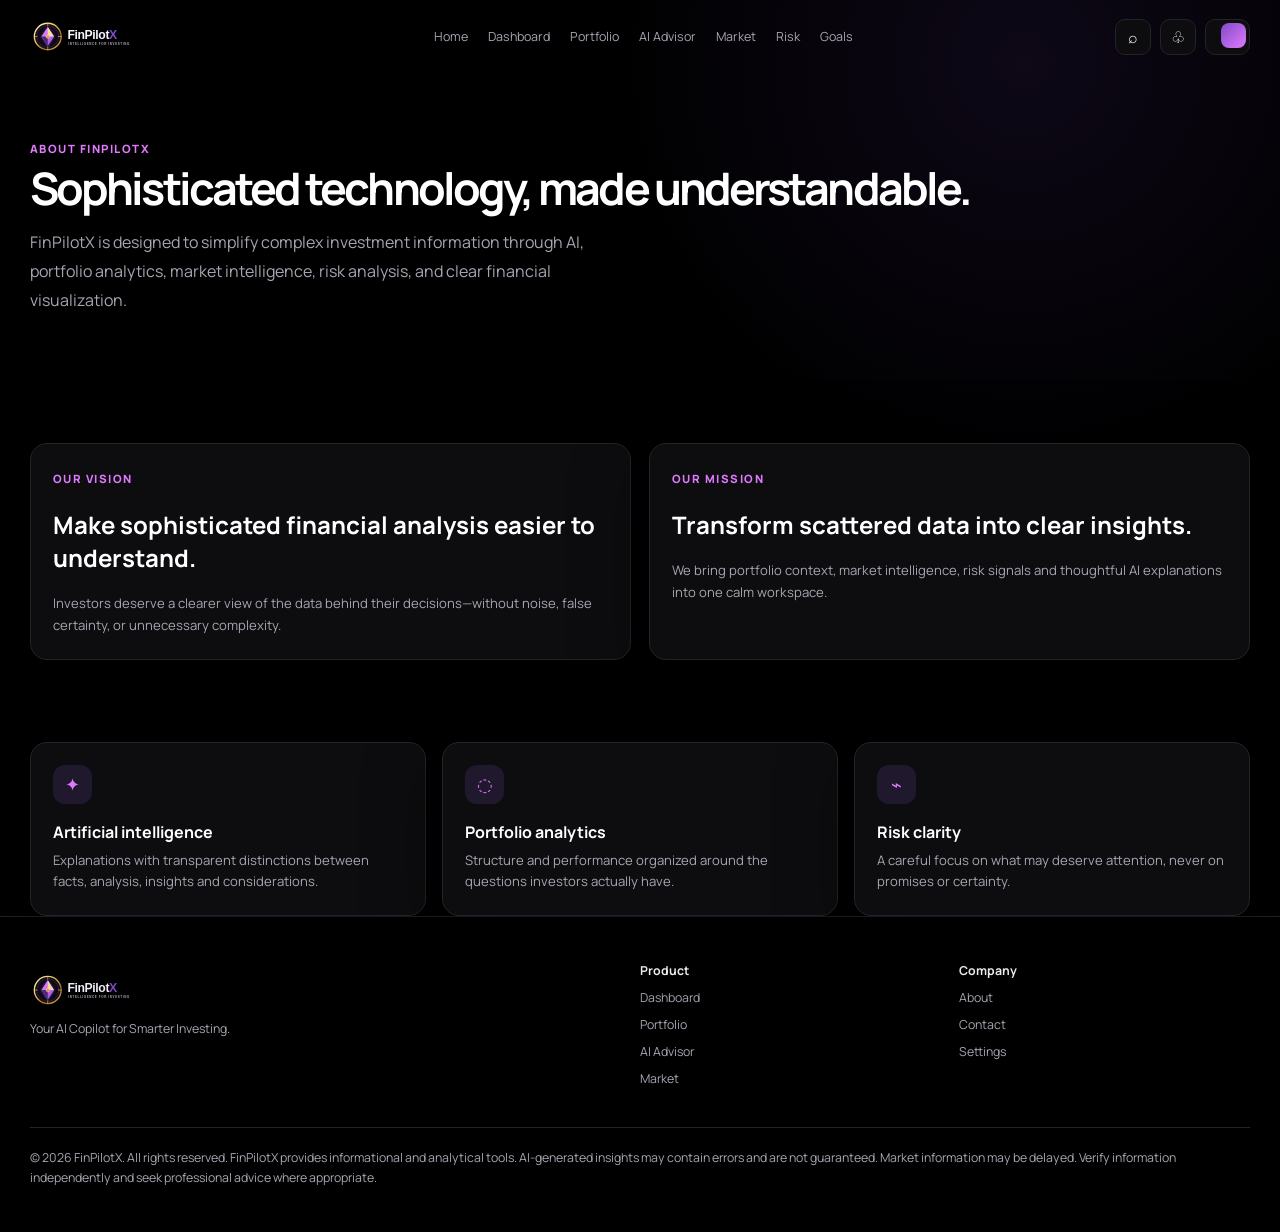
<file: FinPilotX/about.html>
<!doctype html><html lang="en"><head><meta charset="utf-8"><meta name="viewport" content="width=device-width,initial-scale=1"><title>About — FinPilotX</title><link rel="stylesheet" href="assets/style.css"></head><body><div data-nav></div><main class="page shell"><header class="page-title"><div><span class="kicker">About FinPilotX</span><h1>Sophisticated technology, made understandable.</h1><p class="lead">FinPilotX is designed to simplify complex investment information through AI, portfolio analytics, market intelligence, risk analysis, and clear financial visualization.</p></div></header><section class="split section"><article class="card"><span class="kicker">Our vision</span><h2>Make sophisticated financial analysis easier to understand.</h2><p class="lead">Investors deserve a clearer view of the data behind their decisions—without noise, false certainty, or unnecessary complexity.</p></article><article class="card"><span class="kicker">Our mission</span><h2>Transform scattered data into clear insights.</h2><p class="lead">We bring portfolio context, market intelligence, risk signals and thoughtful AI explanations into one calm workspace.</p></article></section><section class="grid features"><article class="card"><div class="feature-icon">✦</div><h3>Artificial intelligence</h3><p>Explanations with transparent distinctions between facts, analysis, insights and considerations.</p></article><article class="card"><div class="feature-icon">◌</div><h3>Portfolio analytics</h3><p>Structure and performance organized around the questions investors actually have.</p></article><article class="card"><div class="feature-icon">⌁</div><h3>Risk clarity</h3><p>A careful focus on what may deserve attention, never on promises or certainty.</p></article></section></main><div data-footer></div><div class="toast"></div><script src="assets/app.js"></script></body></html>
</file>
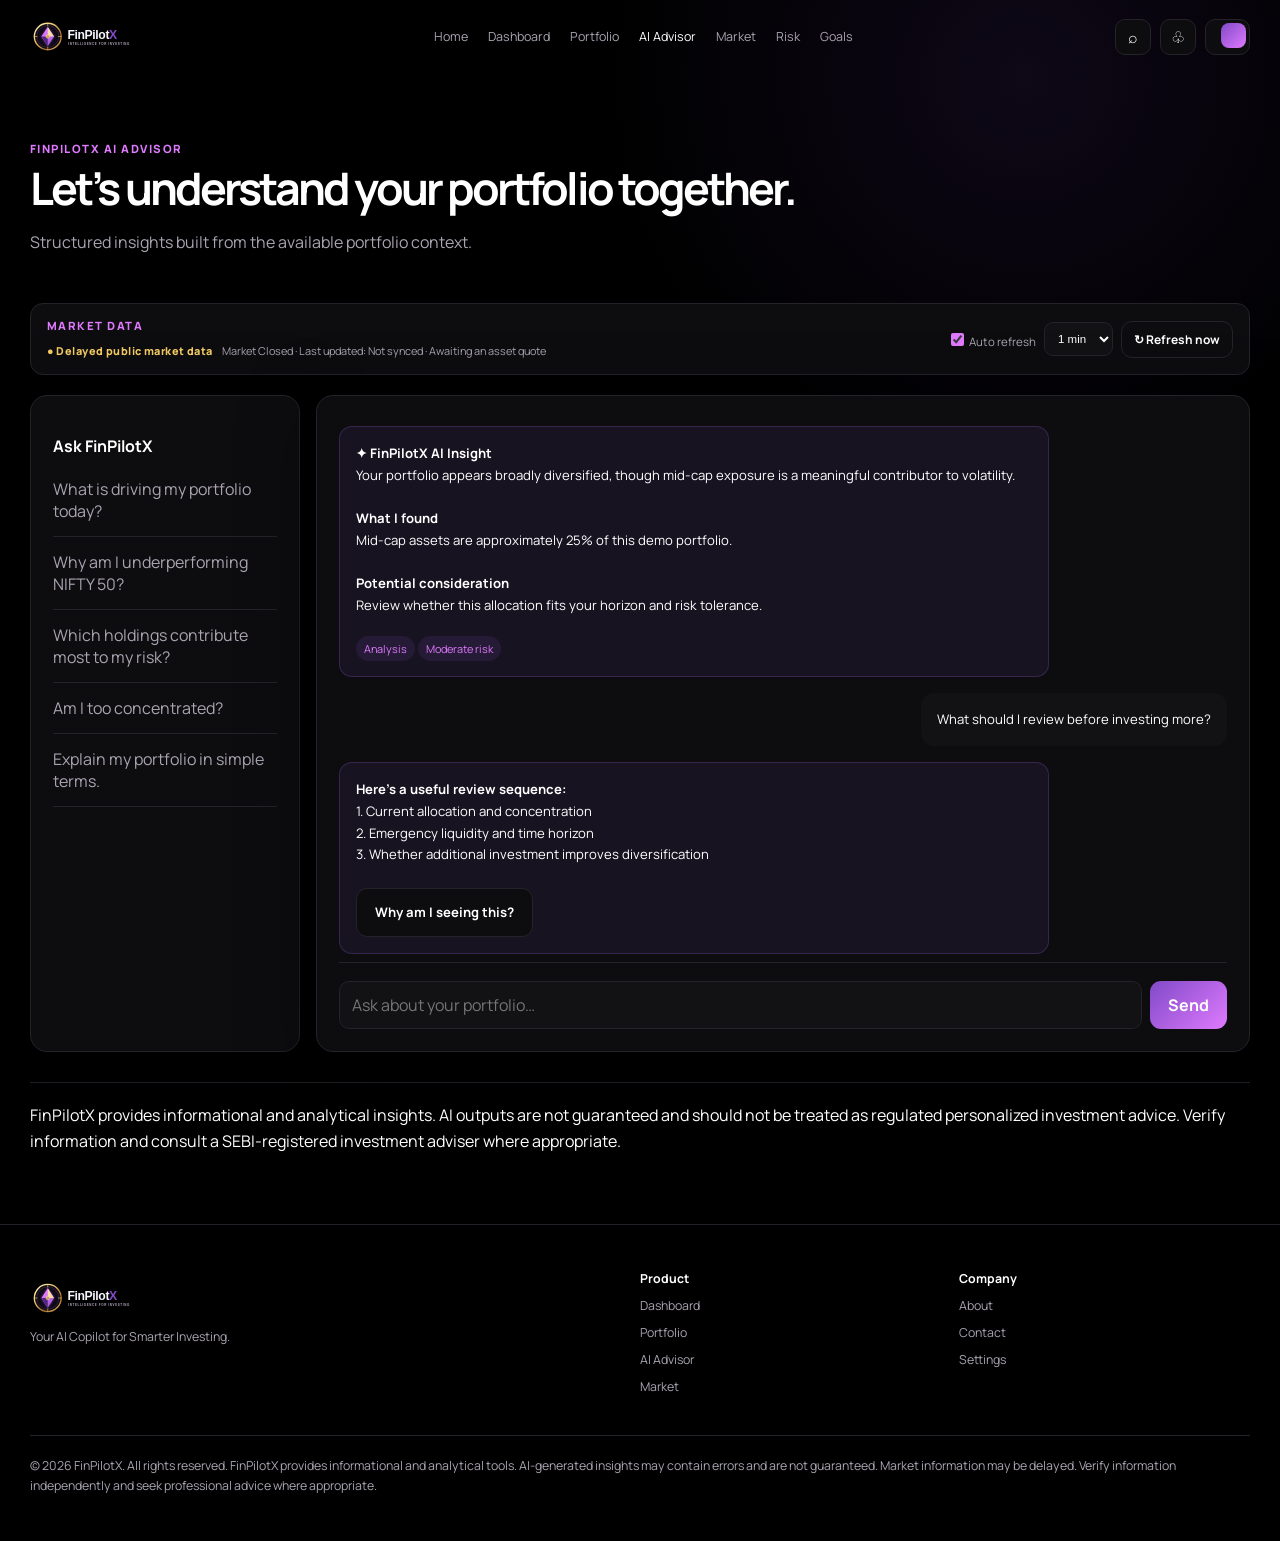
<file: FinPilotX/advisor.html>
<!doctype html>
<html lang="en">
<head>
<meta charset="utf-8">
<meta name="viewport" content="width=device-width,initial-scale=1">
<title>AI Advisor — FinPilotX</title>
<link rel="stylesheet" href="assets/style.css">
</head>
<body>
<div data-nav>
</div>
<main class="page shell">
<header class="page-title">
<div>
<span class="kicker">FinPilotX AI advisor</span>
<h1>Let’s understand your portfolio together.</h1>
<p class="lead">Structured insights built from the available portfolio context.</p>
</div>
</header>
<section class="advisor">
<aside class="card prompts">
<h3>Ask FinPilotX</h3>
<button>What is driving my portfolio today?</button>
<button>Why am I underperforming NIFTY 50?</button>
<button>Which holdings contribute most to my risk?</button>
<button>Am I too concentrated?</button>
<button>Explain my portfolio in simple terms.</button>
</aside>
<article class="card chat">
<div class="message bot">
<b>✦ FinPilotX AI Insight</b>
<br>Your portfolio appears broadly diversified, though mid-cap exposure is a meaningful contributor to volatility.<br>
<br>
<b>What I found</b>
<br>Mid-cap assets are approximately 25% of this demo portfolio.<br>
<br>
<b>Potential consideration</b>
<br>Review whether this allocation fits your horizon and risk tolerance.<br>
<br>
<span class="tag">Analysis</span> <span class="tag">Moderate risk</span>
</div>
<div class="message user">What should I review before investing more?</div>
<div class="message bot">
<b>Here’s a useful review sequence:</b>
<br>1. Current allocation and concentration<br>2. Emergency liquidity and time horizon<br>3. Whether additional investment improves diversification<br>
<br>
<button class="btn secondary" data-toast="Reasoning expanded">Why am I seeing this?</button>
</div>
<div class="chat-input">
<input placeholder="Ask about your portfolio…">
<button class="btn primary" data-toast="FinPilotX is analyzing your question…">Send</button>
</div>
</article>
</section>
<p class="notice" style="margin-bottom:70px">FinPilotX provides informational and analytical insights. AI outputs are not guaranteed and should not be treated as regulated personalized investment advice. Verify information and consult a SEBI-registered investment adviser where appropriate.</p>
</main>
<div data-footer>
</div>
<div class="toast">
</div>
<script src="assets/app.js">
</script>
<script src="assets/market-data.js">
</script>
<script src="assets/portfolio-engine.js">
</script>
</body>
</html>
</file>
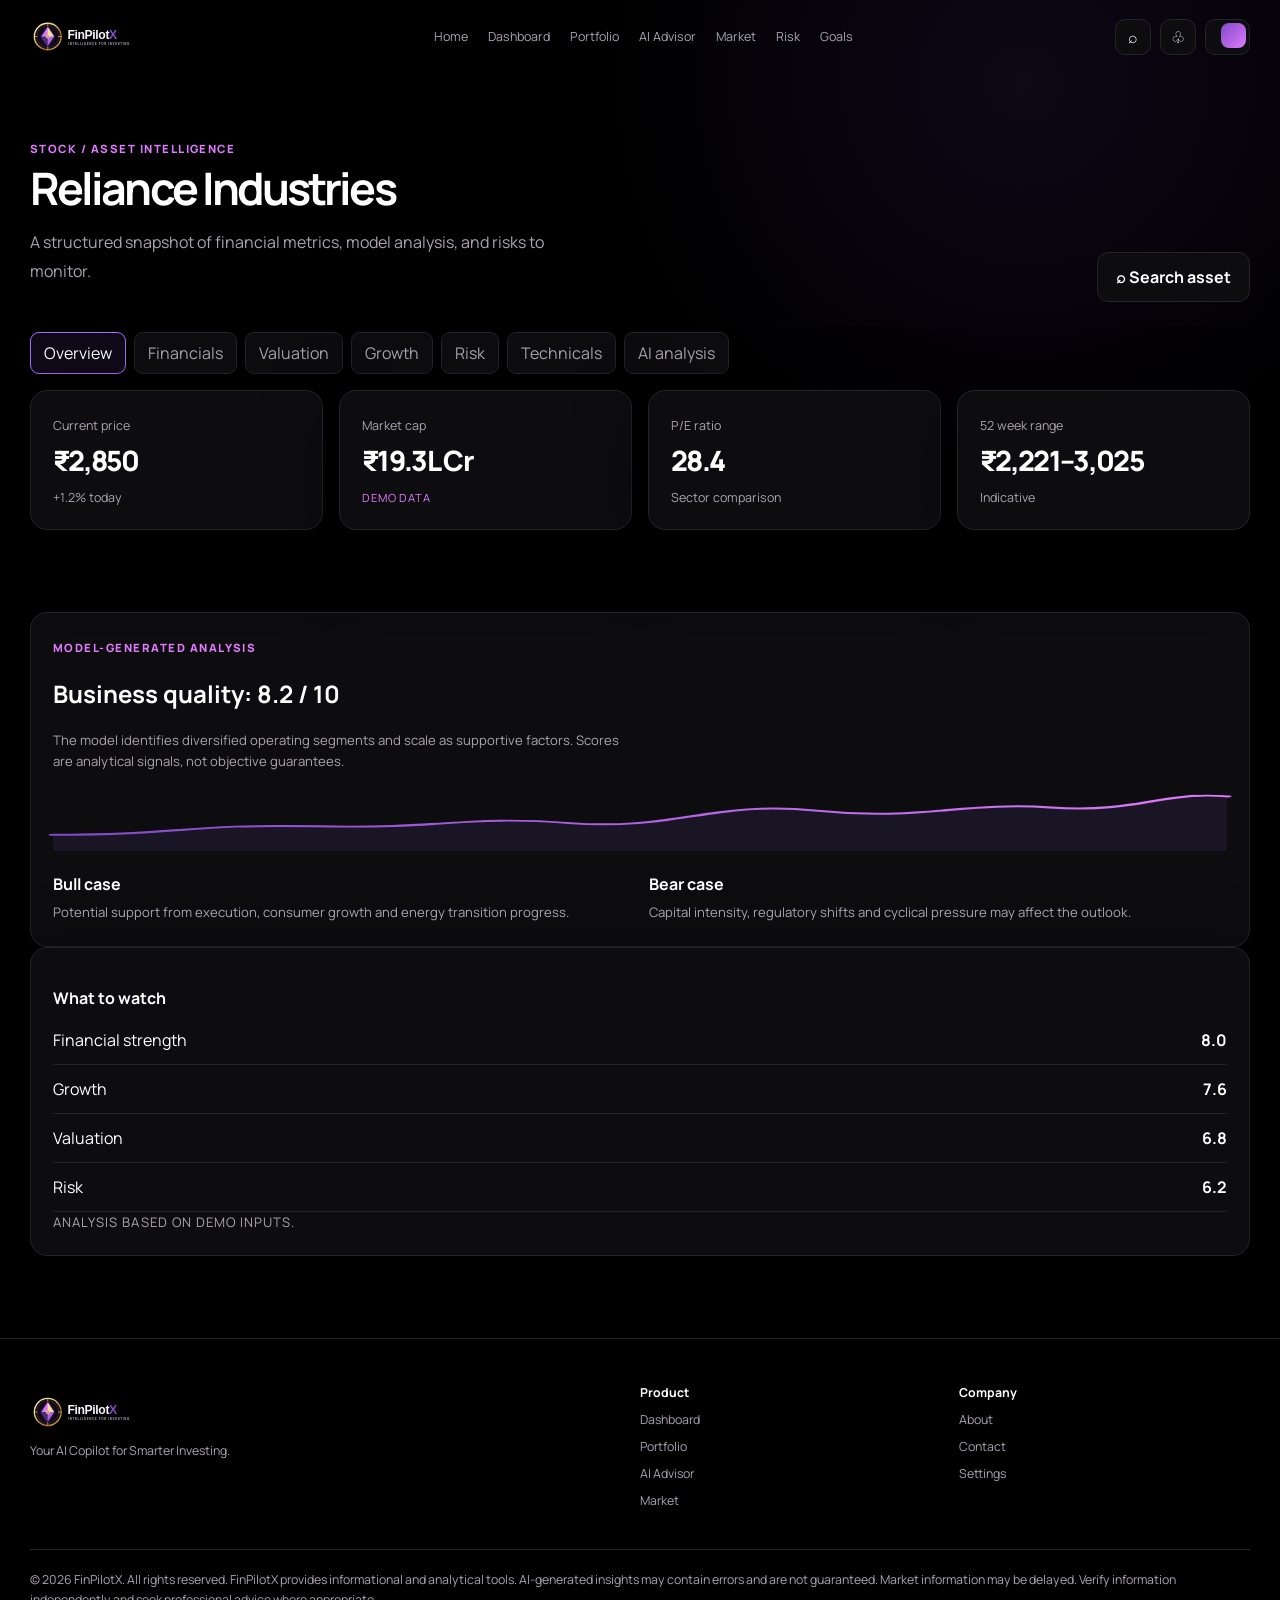
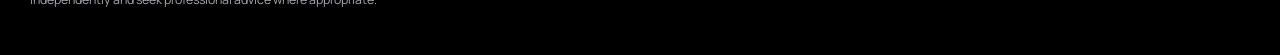
<file: FinPilotX/analysis.html>
<!doctype html><html lang="en"><head><meta charset="utf-8"><meta name="viewport" content="width=device-width,initial-scale=1"><title>Asset Analysis — FinPilotX</title><link rel="stylesheet" href="assets/style.css"></head><body><div data-nav></div><main class="page shell"><header class="page-title"><div><span class="kicker">Stock / asset intelligence</span><h1>Reliance Industries</h1><p class="lead">A structured snapshot of financial metrics, model analysis, and risks to monitor.</p></div><button class="btn secondary" data-toast="Search is ready for a data connection">⌕ Search asset</button></header><div class="tabs"><button class="active">Overview</button><button>Financials</button><button>Valuation</button><button>Growth</button><button>Risk</button><button>Technicals</button><button>AI analysis</button></div><section class="grid stat-grid"><div class="card"><span class="sub">Current price</span><div class="metric">₹2,850</div><span class="up sub">+1.2% today</span></div><div class="card"><span class="sub">Market cap</span><div class="metric">₹19.3L Cr</div><span class="demo">Demo data</span></div><div class="card"><span class="sub">P/E ratio</span><div class="metric">28.4</div><span class="sub">Sector comparison</span></div><div class="card"><span class="sub">52 week range</span><div class="metric">₹2,221–3,025</div><span class="sub">Indicative</span></div></section><section class="section analysis-grid"><article class="card"><span class="kicker">Model-generated analysis</span><h2>Business quality: 8.2 / 10</h2><p class="lead">The model identifies diversified operating segments and scale as supportive factors. Scores are analytical signals, not objective guarantees.</p><div data-chart></div><div class="split"><div><h3>Bull case</h3><p>Potential support from execution, consumer growth and energy transition progress.</p></div><div><h3>Bear case</h3><p>Capital intensity, regulatory shifts and cyclical pressure may affect the outlook.</p></div></div></article><aside class="card"><h3>What to watch</h3><div class="aside-list"><div class="row"><span>Financial strength</span><b>8.0</b></div><div class="row"><span>Growth</span><b>7.6</b></div><div class="row"><span>Valuation</span><b>6.8</b></div><div class="row"><span>Risk</span><b>6.2</b></div></div><p class="demo">Analysis based on demo inputs.</p></aside></section></main><div data-footer></div><div class="toast"></div><script src="assets/app.js"></script></body></html>
</file>
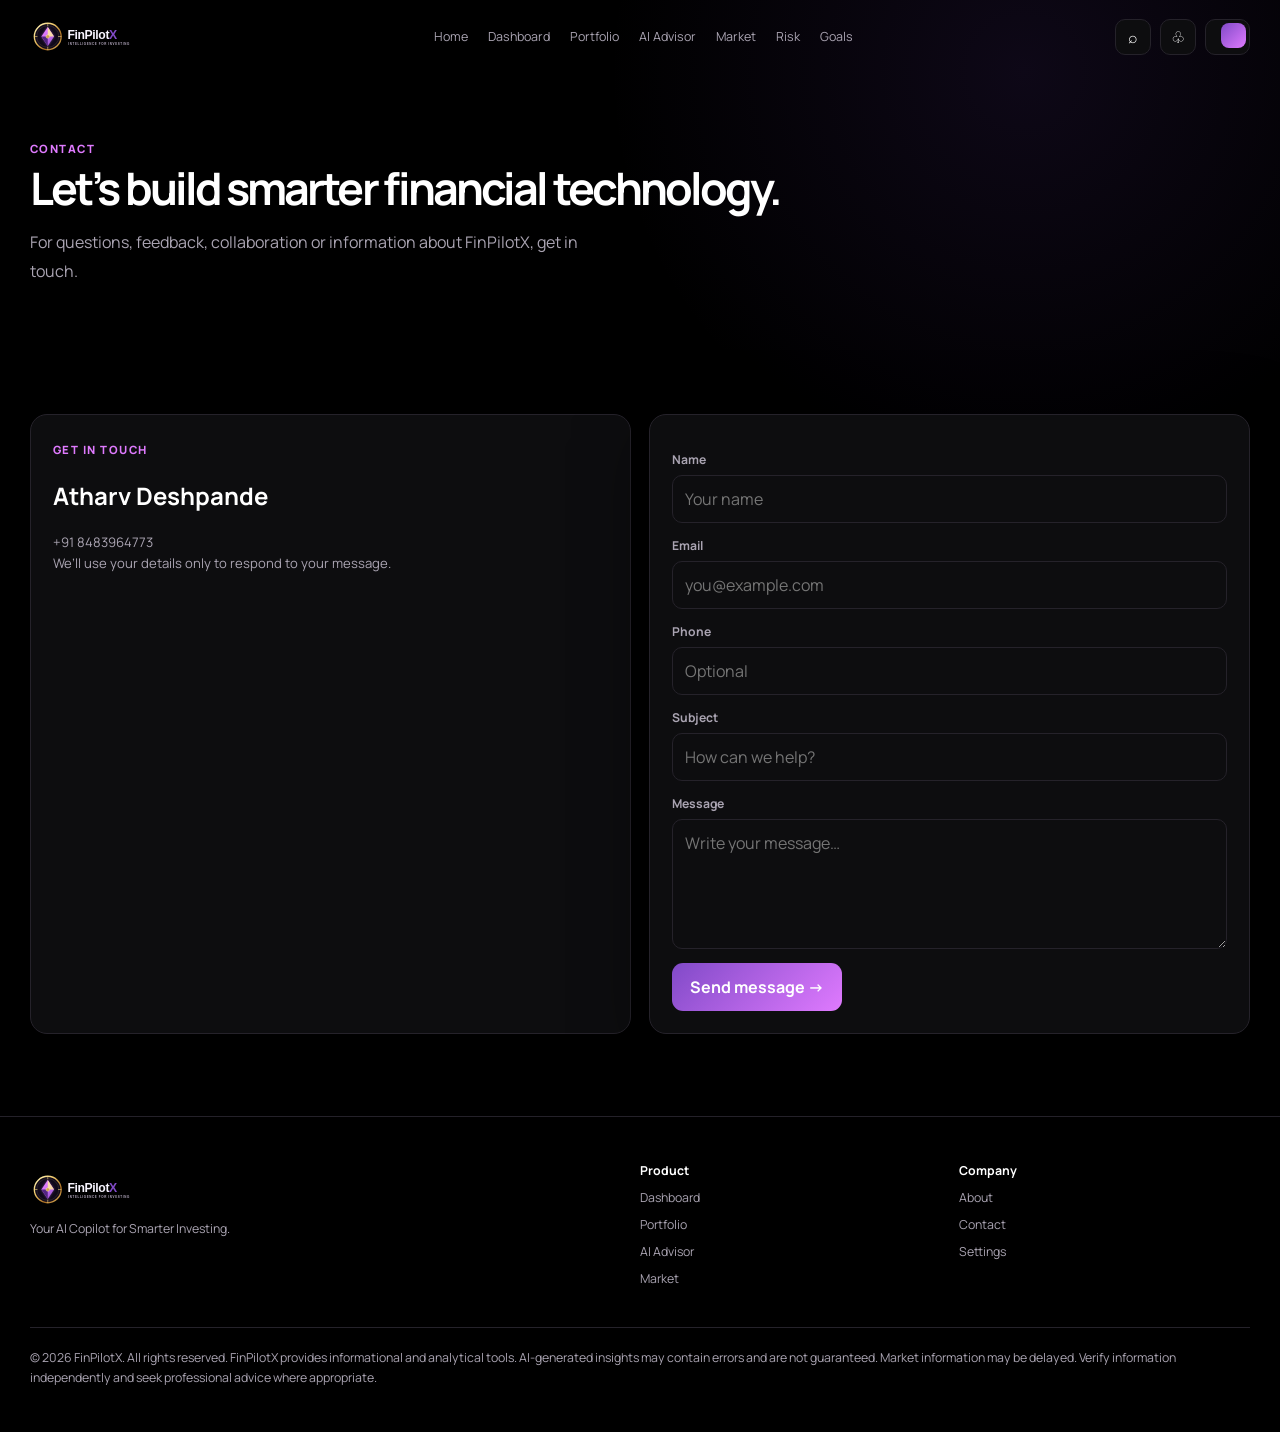
<file: FinPilotX/contact.html>
<!doctype html><html lang="en"><head><meta charset="utf-8"><meta name="viewport" content="width=device-width,initial-scale=1"><title>Contact — FinPilotX</title><link rel="stylesheet" href="assets/style.css"></head><body><div data-nav></div><main class="page shell"><header class="page-title"><div><span class="kicker">Contact</span><h1>Let’s build smarter financial technology.</h1><p class="lead">For questions, feedback, collaboration or information about FinPilotX, get in touch.</p></div></header><section class="split section"><article class="card"><span class="kicker">Get in touch</span><h2>Atharv Deshpande</h2><p class="lead">+91 8483964773</p><p>We’ll use your details only to respond to your message.</p></article><form class="card form"><div class="field"><label>Name</label><input required placeholder="Your name"></div><div class="field"><label>Email</label><input required type="email" placeholder="you@example.com"></div><div class="field"><label>Phone</label><input placeholder="Optional"></div><div class="field"><label>Subject</label><input required placeholder="How can we help?"></div><div class="field"><label>Message</label><textarea required placeholder="Write your message…"></textarea></div><button class="btn primary">Send message →</button></form></section></main><div data-footer></div><div class="toast"></div><script src="assets/app.js"></script></body></html>
</file>
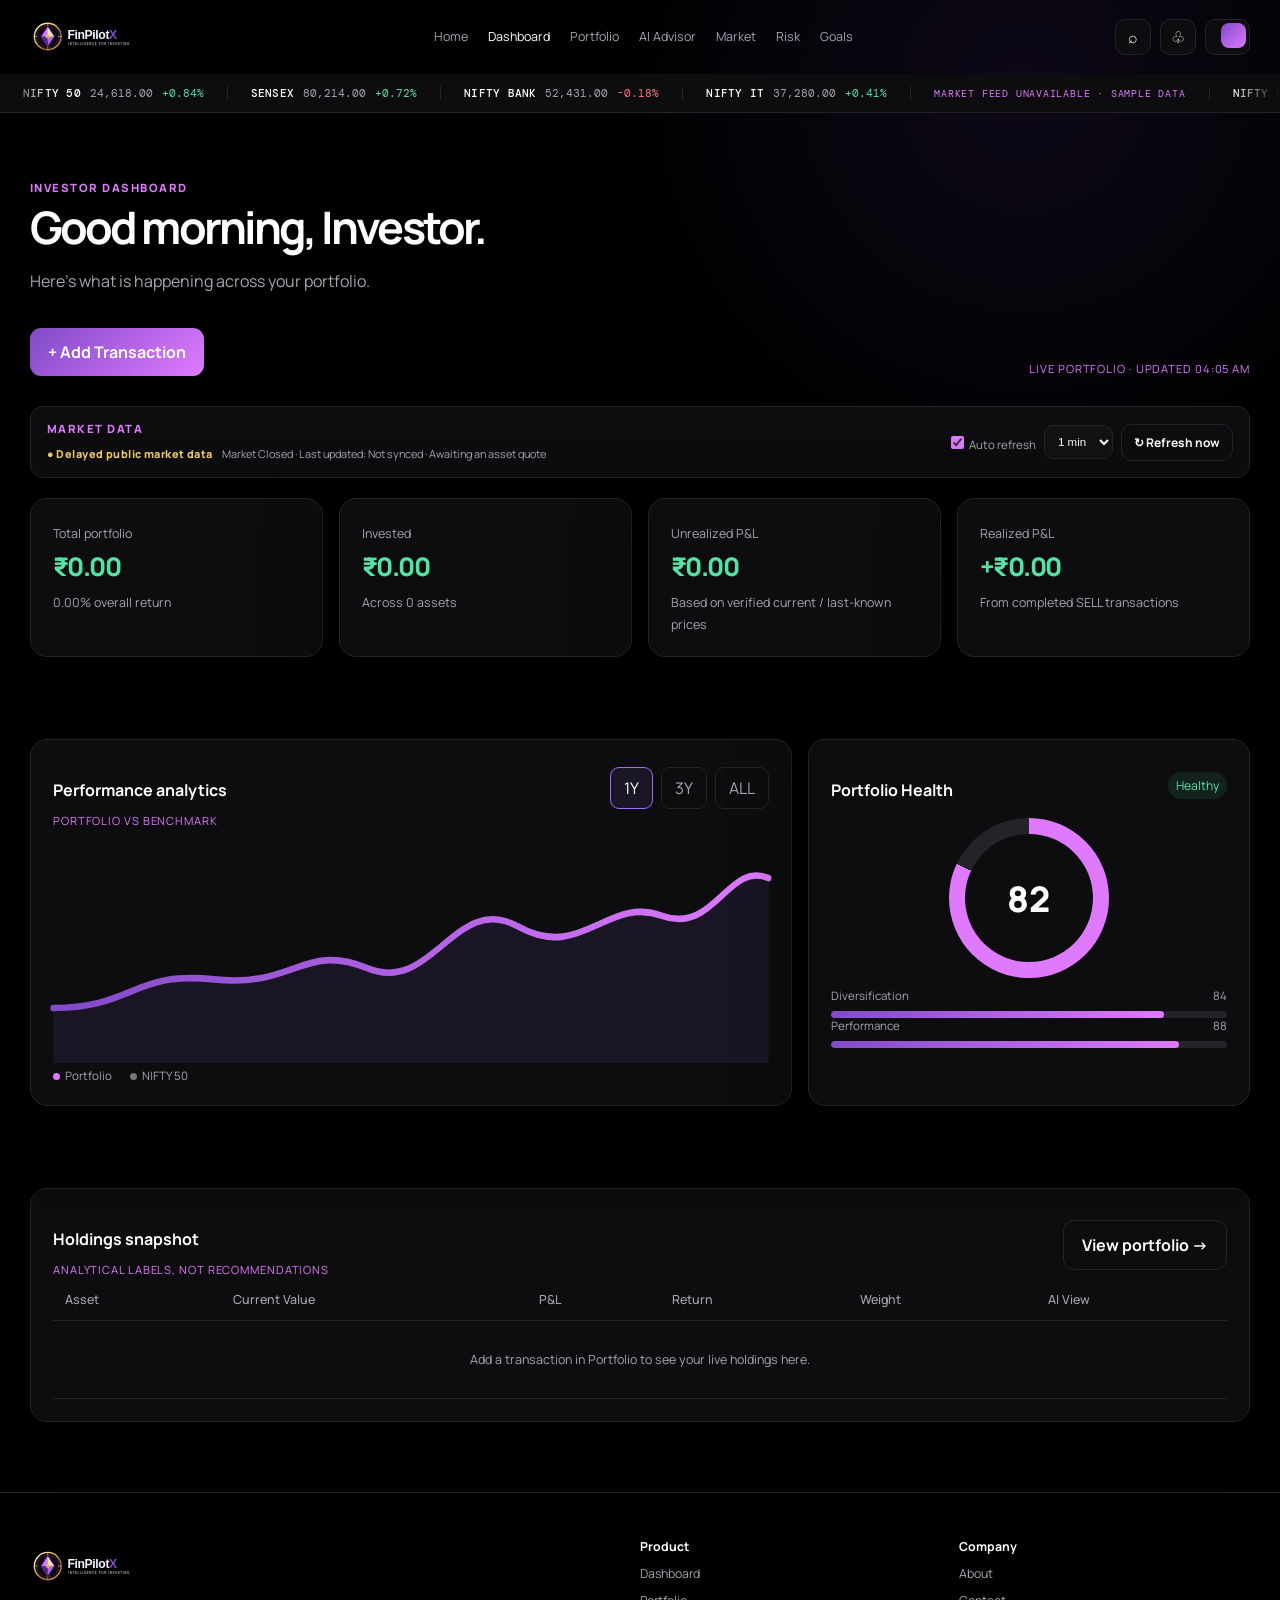
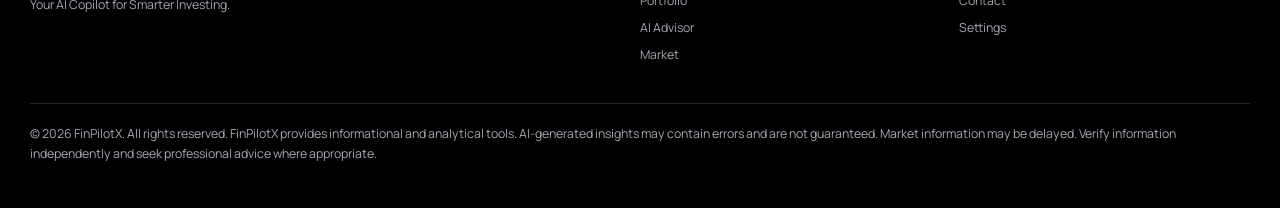
<file: FinPilotX/dashboard.html>
<!doctype html>
<html lang="en">
<head>
<meta charset="utf-8">
<meta name="viewport" content="width=device-width,initial-scale=1">
<title>Dashboard — FinPilotX</title>
<link rel="stylesheet" href="assets/style.css">
</head>
<body>
<div data-nav>
</div>
<section class="market-strip" aria-label="Indian market index ticker">
<div class="ticker-viewport">
<div class="ticker-track" data-market-ticker aria-live="polite">
<span class="ticker-status"><span class="pulse"></span> Connecting to market feed…</span>
</div>
</div>
</section>
<main class="page shell">
<header class="page-title">
<div>
<span class="kicker">Investor dashboard</span>
<h1>Good morning, Investor.</h1>
<p class="lead">Here’s what is happening across your portfolio.</p>
<button class="btn primary" data-add-transaction style="margin-top:16px">+ Add Transaction</button>
</div>
<span class="demo">Demo portfolio · updated 09:30 IST</span>
</header>
<section class="grid stat-grid">
<div class="card stat-card">
<span class="sub">Total portfolio</span>
<div class="metric">₹8,42,560</div>
<span class="up sub">+18.42% all time</span>
</div>
<div class="card stat-card">
<span class="sub">Invested</span>
<div class="metric">₹7,11,000</div>
<span class="sub">Across 14 assets</span>
</div>
<div class="card stat-card">
<span class="sub">Total return</span>
<div class="metric up">+₹1,31,560</div>
<span class="sub">Since inception</span>
</div>
<div class="card stat-card">
<span class="sub">Today’s change</span>
<div class="metric up">+₹2,840</div>
<span class="sub">+0.34% today</span>
</div>
</section>
<section class="dashboard section">
<article class="card chart-panel">
<div class="row">
<div>
<h3>Performance analytics</h3>
<span class="demo">Portfolio vs benchmark</span>
</div>
<div class="tabs">
<button class="active">1Y</button>
<button>3Y</button>
<button>ALL</button>
</div>
</div>
<div data-chart>
</div>
<div class="legend">
<span>
<i class="dot">
</i>Portfolio</span>
<span>
<i class="dot gray">
</i>NIFTY 50</span>
</div>
</article>
<aside class="card">
<div class="row">
<h3>Portfolio Health</h3>
<span class="health">Healthy</span>
</div>
<div class="score">
</div>
<div class="row mini">
<span>Diversification</span>
<span>84</span>
</div>
<div class="bar">
<i style="width:84%">
</i>
</div>
<div class="row mini">
<span>Performance</span>
<span>88</span>
</div>
<div class="bar">
<i style="width:88%">
</i>
</div>
</aside>
</section>
<section class="card" style="margin-bottom:70px">
<div class="row">
<div>
<h3>Holdings snapshot</h3>
<span class="demo">Analytical labels, not recommendations</span>
</div>
<a class="btn secondary" href="portfolio.html">View portfolio →</a>
</div>
<div class="table-wrap">
<table class="table">
<thead>
<tr>
<th>Asset</th>
<th>Current Value</th>
<th>P&L</th>
<th>Return</th>
<th>Weight</th>
<th>AI View</th>
</tr>
</thead>
<tbody>
<tr>
<td>
<b>Reliance Industries</b>
<br>
<span class="demo">RELIANCE</span>
</td>
<td>₹1,42,870</td>
<td class="up">+₹16,560</td>
<td class="up">+13.1%</td>
<td>16.9%</td>
<td>
<span class="tag">Monitor</span>
</td>
</tr>
<tr>
<td>
<b>HDFC Bank</b>
<br>
<span class="demo">HDFCBANK</span>
</td>
<td>₹98,320</td>
<td class="up">+₹8,730</td>
<td class="up">+9.7%</td>
<td>11.7%</td>
<td>
<span class="tag">Positive</span>
</td>
</tr>
</tbody>
</table>
</div>
</section>
</main>
<div data-footer>
</div>
<div class="toast">
</div>
<script src="assets/app.js">
</script>
<script src="assets/ticker.js">
</script>
<script src="assets/market-data.js">
</script>
<script src="assets/portfolio-engine.js">
</script>
</body>
</html>
</file>
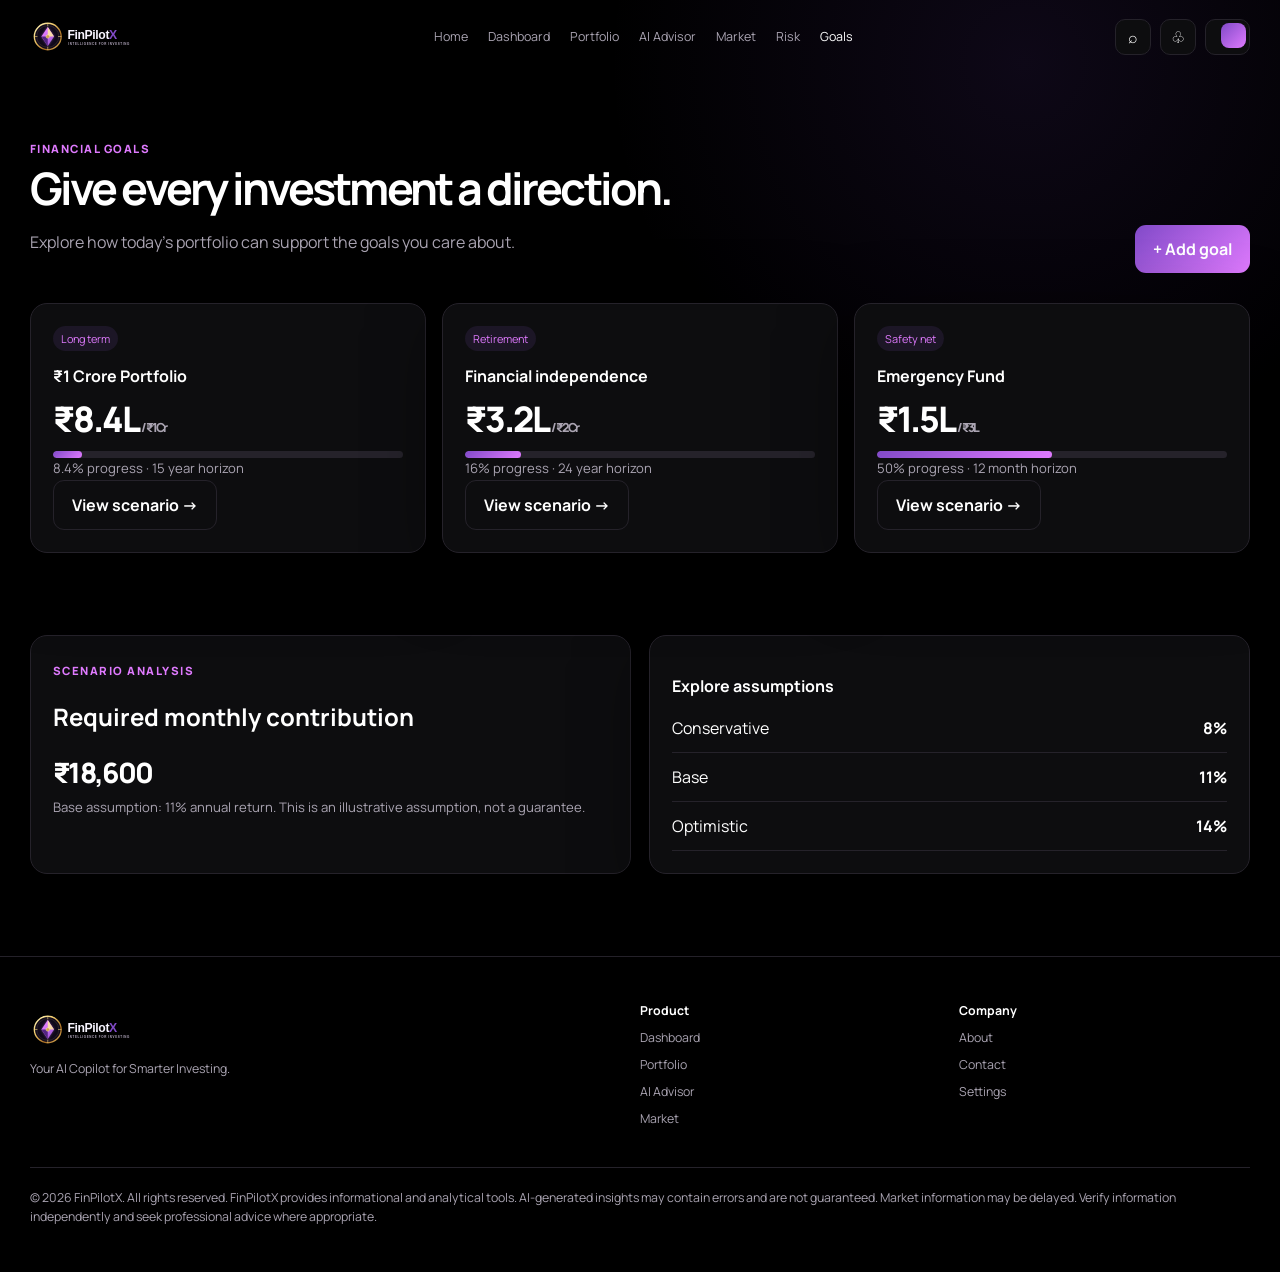
<file: FinPilotX/goals.html>
<!doctype html><html lang="en"><head><meta charset="utf-8"><meta name="viewport" content="width=device-width,initial-scale=1"><title>Goals — FinPilotX</title><link rel="stylesheet" href="assets/style.css"></head><body><div data-nav></div><main class="page shell"><header class="page-title"><div><span class="kicker">Financial goals</span><h1>Give every investment a direction.</h1><p class="lead">Explore how today’s portfolio can support the goals you care about.</p></div><button class="btn primary" data-toast="New goal form opened">+ Add goal</button></header><section class="grid features"><article class="card goal"><span class="tag">Long term</span><h3>₹1 Crore Portfolio</h3><div class="metric">₹8.4L <span class="sub">/ ₹1Cr</span></div><div class="bar"><i style="width:8.4%"></i></div><p>8.4% progress · 15 year horizon</p><button class="btn secondary" data-toast="Goal scenario updated">View scenario →</button></article><article class="card goal"><span class="tag">Retirement</span><h3>Financial independence</h3><div class="metric">₹3.2L <span class="sub">/ ₹2Cr</span></div><div class="bar"><i style="width:16%"></i></div><p>16% progress · 24 year horizon</p><button class="btn secondary" data-toast="Goal scenario updated">View scenario →</button></article><article class="card goal"><span class="tag">Safety net</span><h3>Emergency Fund</h3><div class="metric">₹1.5L <span class="sub">/ ₹3L</span></div><div class="bar"><i style="width:50%"></i></div><p>50% progress · 12 month horizon</p><button class="btn secondary" data-toast="Goal scenario updated">View scenario →</button></article></section><section class="section split"><article class="card"><span class="kicker">Scenario analysis</span><h2>Required monthly contribution</h2><div class="metric">₹18,600</div><p class="lead">Base assumption: 11% annual return. This is an illustrative assumption, not a guarantee.</p></article><article class="card"><h3>Explore assumptions</h3><div class="aside-list"><div class="row"><span>Conservative</span><b>8%</b></div><div class="row"><span>Base</span><b>11%</b></div><div class="row"><span>Optimistic</span><b>14%</b></div></div></article></section></main><div data-footer></div><div class="toast"></div><script src="assets/app.js"></script></body></html>
</file>
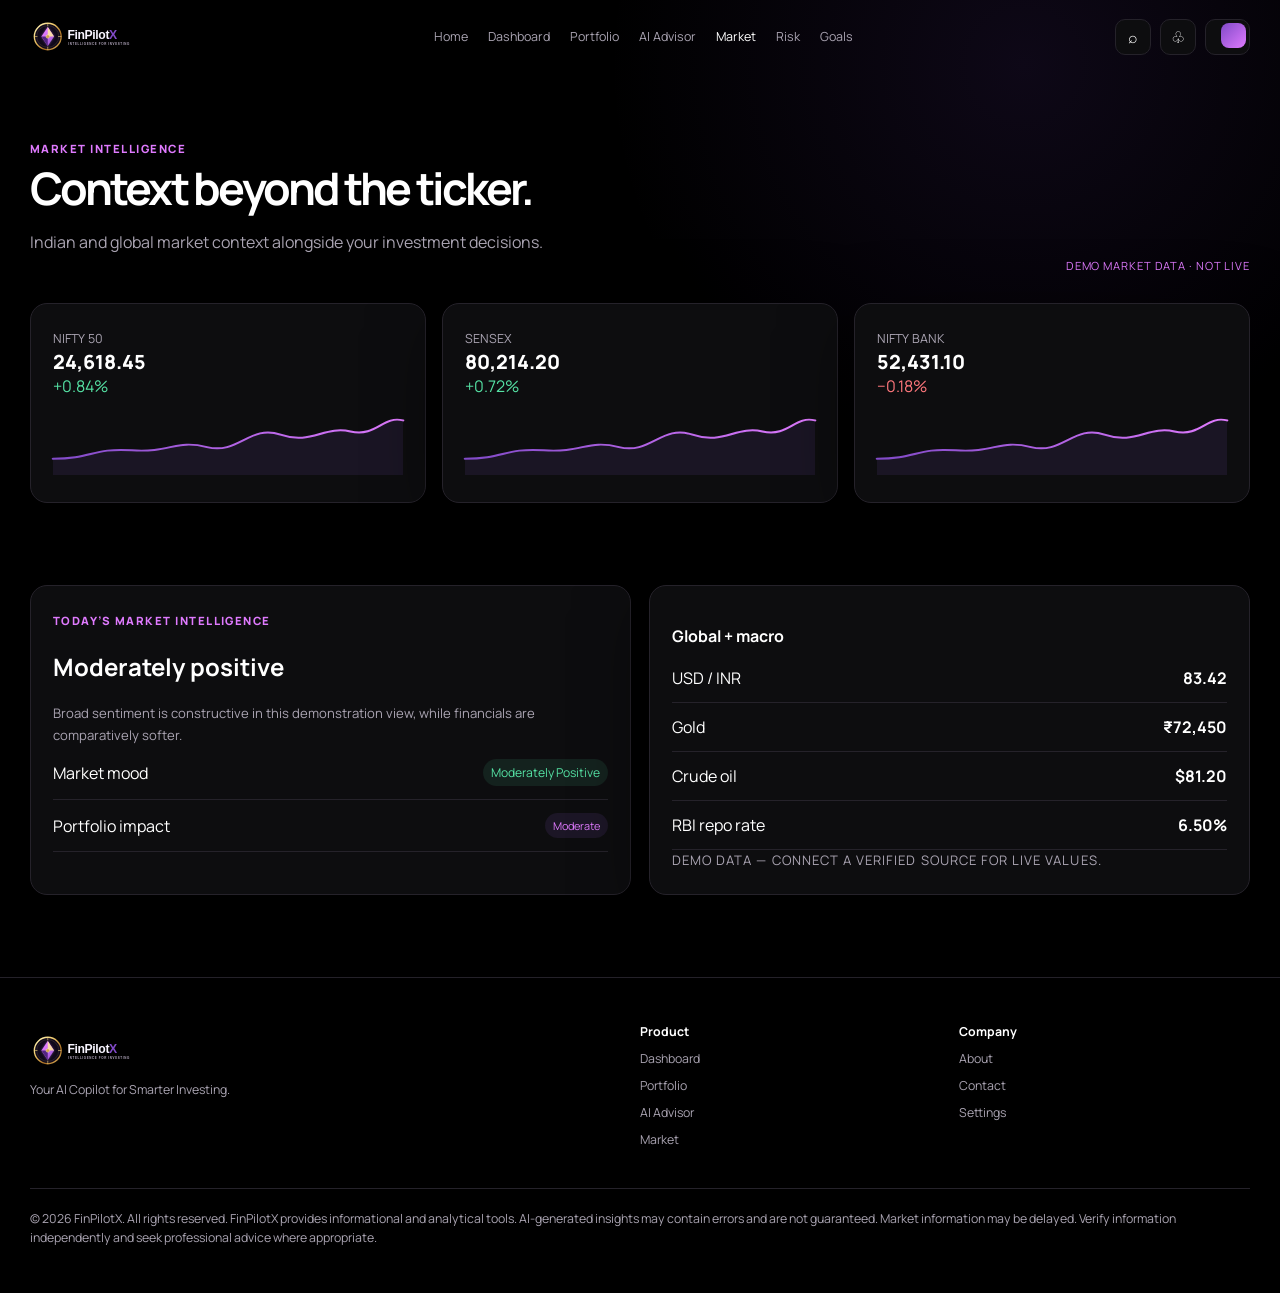
<file: FinPilotX/market.html>
<!doctype html><html lang="en"><head><meta charset="utf-8"><meta name="viewport" content="width=device-width,initial-scale=1"><title>Market Intelligence — FinPilotX</title><link rel="stylesheet" href="assets/style.css"></head><body><div data-nav></div><main class="page shell"><header class="page-title"><div><span class="kicker">Market intelligence</span><h1>Context beyond the ticker.</h1><p class="lead">Indian and global market context alongside your investment decisions.</p></div><span class="demo">Demo market data · not live</span></header><section class="grid market-grid"><article class="card"><span class="sub">NIFTY 50</span><div class="index">24,618.45</div><span class="up">+0.84%</span><div data-chart></div></article><article class="card"><span class="sub">SENSEX</span><div class="index">80,214.20</div><span class="up">+0.72%</span><div data-chart></div></article><article class="card"><span class="sub">NIFTY BANK</span><div class="index">52,431.10</div><span class="down">−0.18%</span><div data-chart></div></article></section><section class="section split"><article class="card"><span class="kicker">Today’s market intelligence</span><h2>Moderately positive</h2><p class="lead">Broad sentiment is constructive in this demonstration view, while financials are comparatively softer.</p><div class="aside-list"><div class="row"><span>Market mood</span><span class="health">Moderately Positive</span></div><div class="row"><span>Portfolio impact</span><span class="tag">Moderate</span></div></div></article><article class="card"><h3>Global + macro</h3><div class="aside-list"><div class="row"><span>USD / INR</span><b>83.42</b></div><div class="row"><span>Gold</span><b>₹72,450</b></div><div class="row"><span>Crude oil</span><b>$81.20</b></div><div class="row"><span>RBI repo rate</span><b>6.50%</b></div></div><p class="demo">Demo data — connect a verified source for live values.</p></article></section></main><div data-footer></div><div class="toast"></div><script src="assets/app.js"></script></body></html>
</file>
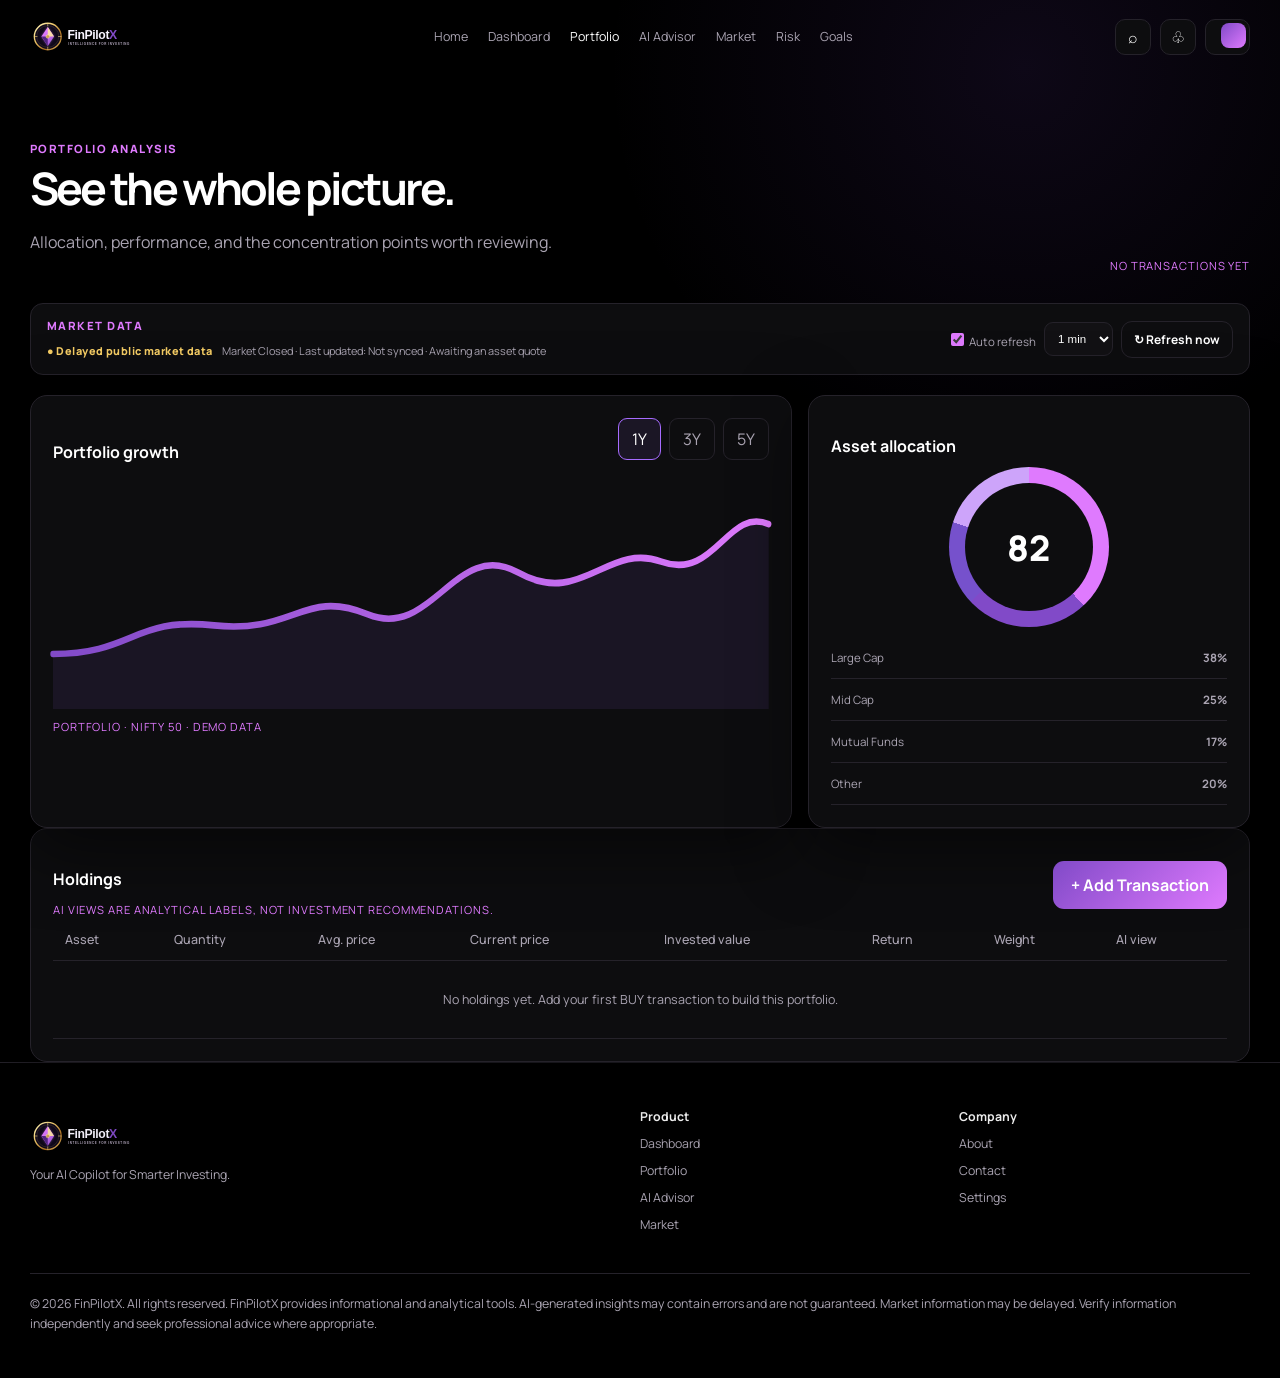
<file: FinPilotX/portfolio.html>
<!doctype html>
<html lang="en">
<head>
<meta charset="utf-8">
<meta name="viewport" content="width=device-width,initial-scale=1">
<title>Portfolio — FinPilotX</title>
<link rel="stylesheet" href="assets/style.css">
</head>
<body>
<div data-nav>
</div>
<main class="page shell">
<header class="page-title">
<div>
<span class="kicker">Portfolio analysis</span>
<h1>See the whole picture.</h1>
<p class="lead">Allocation, performance, and the concentration points worth reviewing.</p>
</div>
<span class="demo">Live transaction ledger</span>
</header>
<section class="dashboard">
<article class="card chart-panel">
<div class="row">
<h3>Portfolio growth</h3>
<div class="tabs">
<button class="active">1Y</button>
<button>3Y</button>
<button>5Y</button>
</div>
</div>
<div data-chart>
</div>
<span class="demo">Portfolio · NIFTY 50 · Demo data</span>
</article>
<aside class="card">
<h3>Asset allocation</h3>
<div class="score" style="background:conic-gradient(#df7afe 0 38%,#814ac8 38% 63%,#7651cc 63% 80%,#cda4fa 80% 100%)">
</div>
<div class="aside-list">
<div class="row mini">
<span>Large Cap</span>
<b>38%</b>
</div>
<div class="row mini">
<span>Mid Cap</span>
<b>25%</b>
</div>
<div class="row mini">
<span>Mutual Funds</span>
<b>17%</b>
</div>
<div class="row mini">
<span>Other</span>
<b>20%</b>
</div>
</div>
</aside>
</section>
<section class="section card">
<div class="row">
<div>
<h3>Holdings</h3>
<span class="demo">AI views are analytical labels, not investment recommendations.</span>
</div>
<button class="btn primary" data-add-transaction>+ Add Transaction</button>
</div>
<div class="table-wrap">
<table class="table">
<thead>
<tr>
<th>Asset</th>
<th>Quantity</th>
<th>Avg. price</th>
<th>Current price</th>
<th>Invested value</th>
<th>Return</th>
<th>Weight</th>
<th>AI view</th>
</tr>
</thead>
<tbody>
<tr>
<td>
<b>RELIANCE</b>
</td>
<td>42</td>
<td>₹2,540</td>
<td>₹2,850</td>
<td>₹1,06,680</td>
<td class="up">+12.4%</td>
<td>16.9%</td>
<td>
<span class="tag">Monitor</span>
</td>
</tr>
<tr>
<td>
<b>HDFCBANK</b>
</td>
<td>67</td>
<td>₹1,510</td>
<td>₹1,657</td>
<td>₹1,01,170</td>
<td class="up">+9.7%</td>
<td>11.7%</td>
<td>
<span class="tag">Positive</span>
</td>
</tr>
<tr>
<td>
<b>NIFTYBEES</b>
</td>
<td>120</td>
<td>₹214</td>
<td>₹236</td>
<td>₹25,680</td>
<td class="up">+10.3%</td>
<td>8.4%</td>
<td>
<span class="tag">Strong</span>
</td>
</tr>
</tbody>
</table>
</div>
</section>
</main>
<div data-footer>
</div>
<div class="toast">
</div>
<script src="assets/app.js">
</script>
<script src="assets/market-data.js">
</script>
<script src="assets/portfolio-engine.js">
</script>
</body>
</html>
</file>
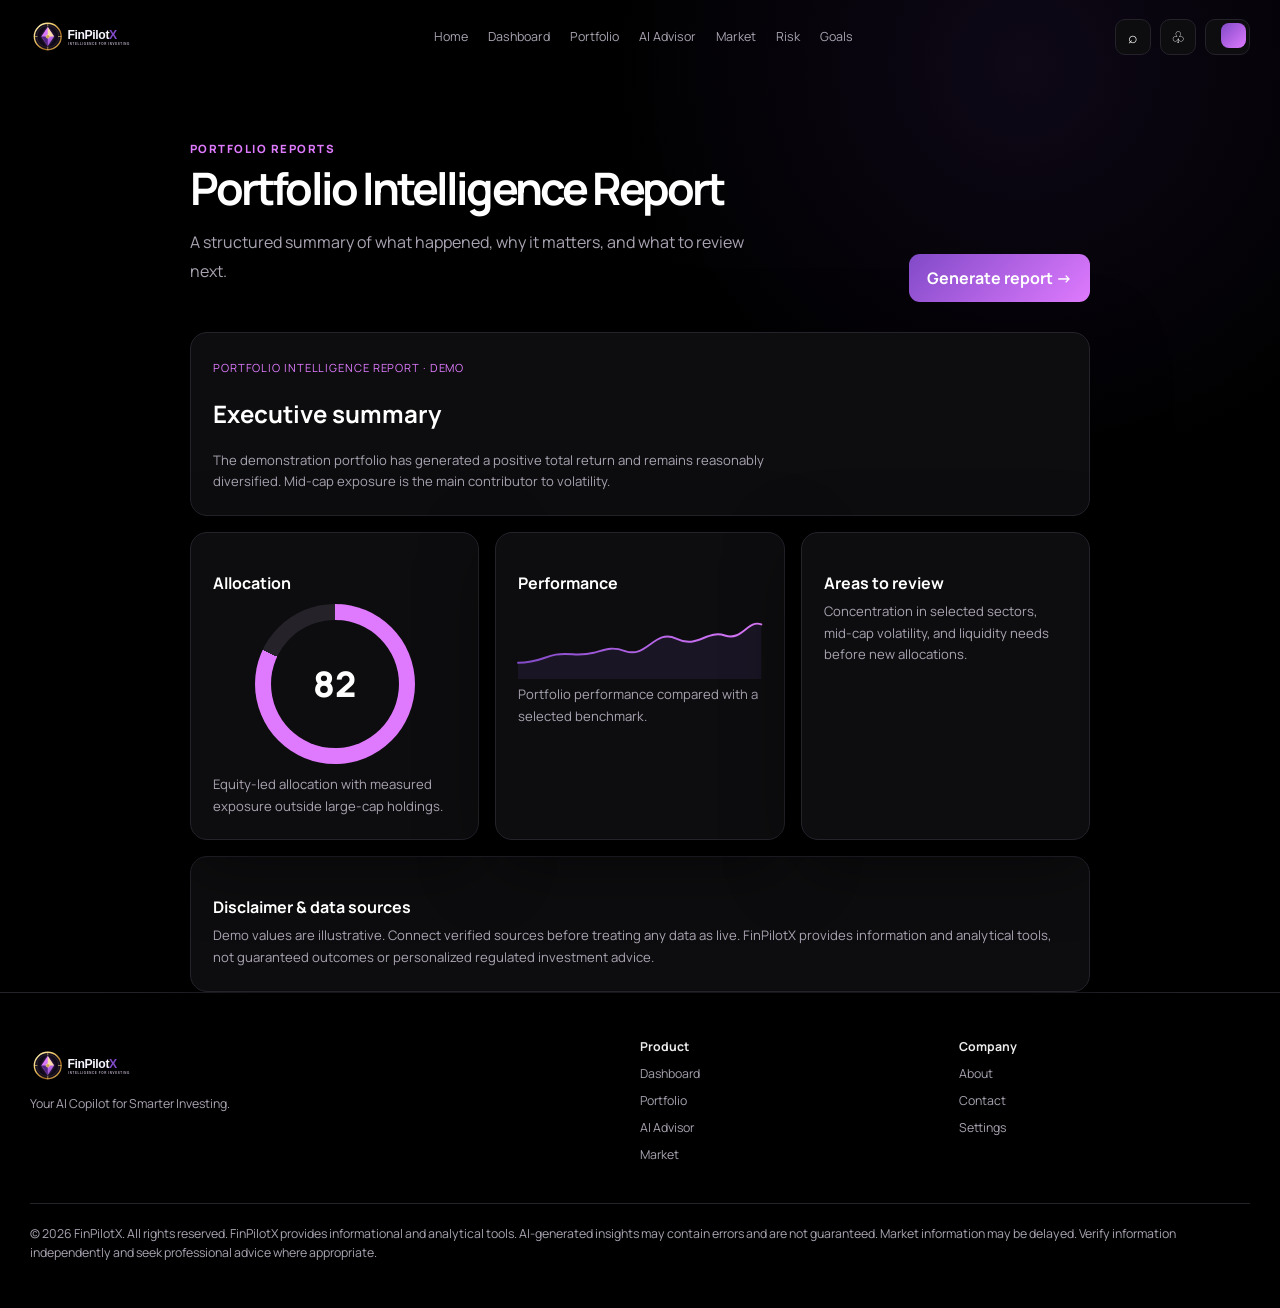
<file: FinPilotX/reports.html>
<!doctype html><html lang="en"><head><meta charset="utf-8"><meta name="viewport" content="width=device-width,initial-scale=1"><title>Reports — FinPilotX</title><link rel="stylesheet" href="assets/style.css"></head><body><div data-nav></div><main class="page shell report"><header class="page-title"><div><span class="kicker">Portfolio reports</span><h1>Portfolio Intelligence Report</h1><p class="lead">A structured summary of what happened, why it matters, and what to review next.</p></div><button class="btn primary" data-toast="Generating your demo report…">Generate report →</button></header><article class="card"><span class="demo">Portfolio Intelligence Report · Demo</span><h2>Executive summary</h2><p class="lead">The demonstration portfolio has generated a positive total return and remains reasonably diversified. Mid-cap exposure is the main contributor to volatility.</p></article><section class="report-section grid features"><article class="card"><h3>Allocation</h3><div class="score"></div><p>Equity-led allocation with measured exposure outside large-cap holdings.</p></article><article class="card"><h3>Performance</h3><div data-chart></div><p>Portfolio performance compared with a selected benchmark.</p></article><article class="card"><h3>Areas to review</h3><p>Concentration in selected sectors, mid-cap volatility, and liquidity needs before new allocations.</p></article></section><section class="card report-section"><h3>Disclaimer & data sources</h3><p>Demo values are illustrative. Connect verified sources before treating any data as live. FinPilotX provides information and analytical tools, not guaranteed outcomes or personalized regulated investment advice.</p></section></main><div data-footer></div><div class="toast"></div><script src="assets/app.js"></script></body></html>
</file>
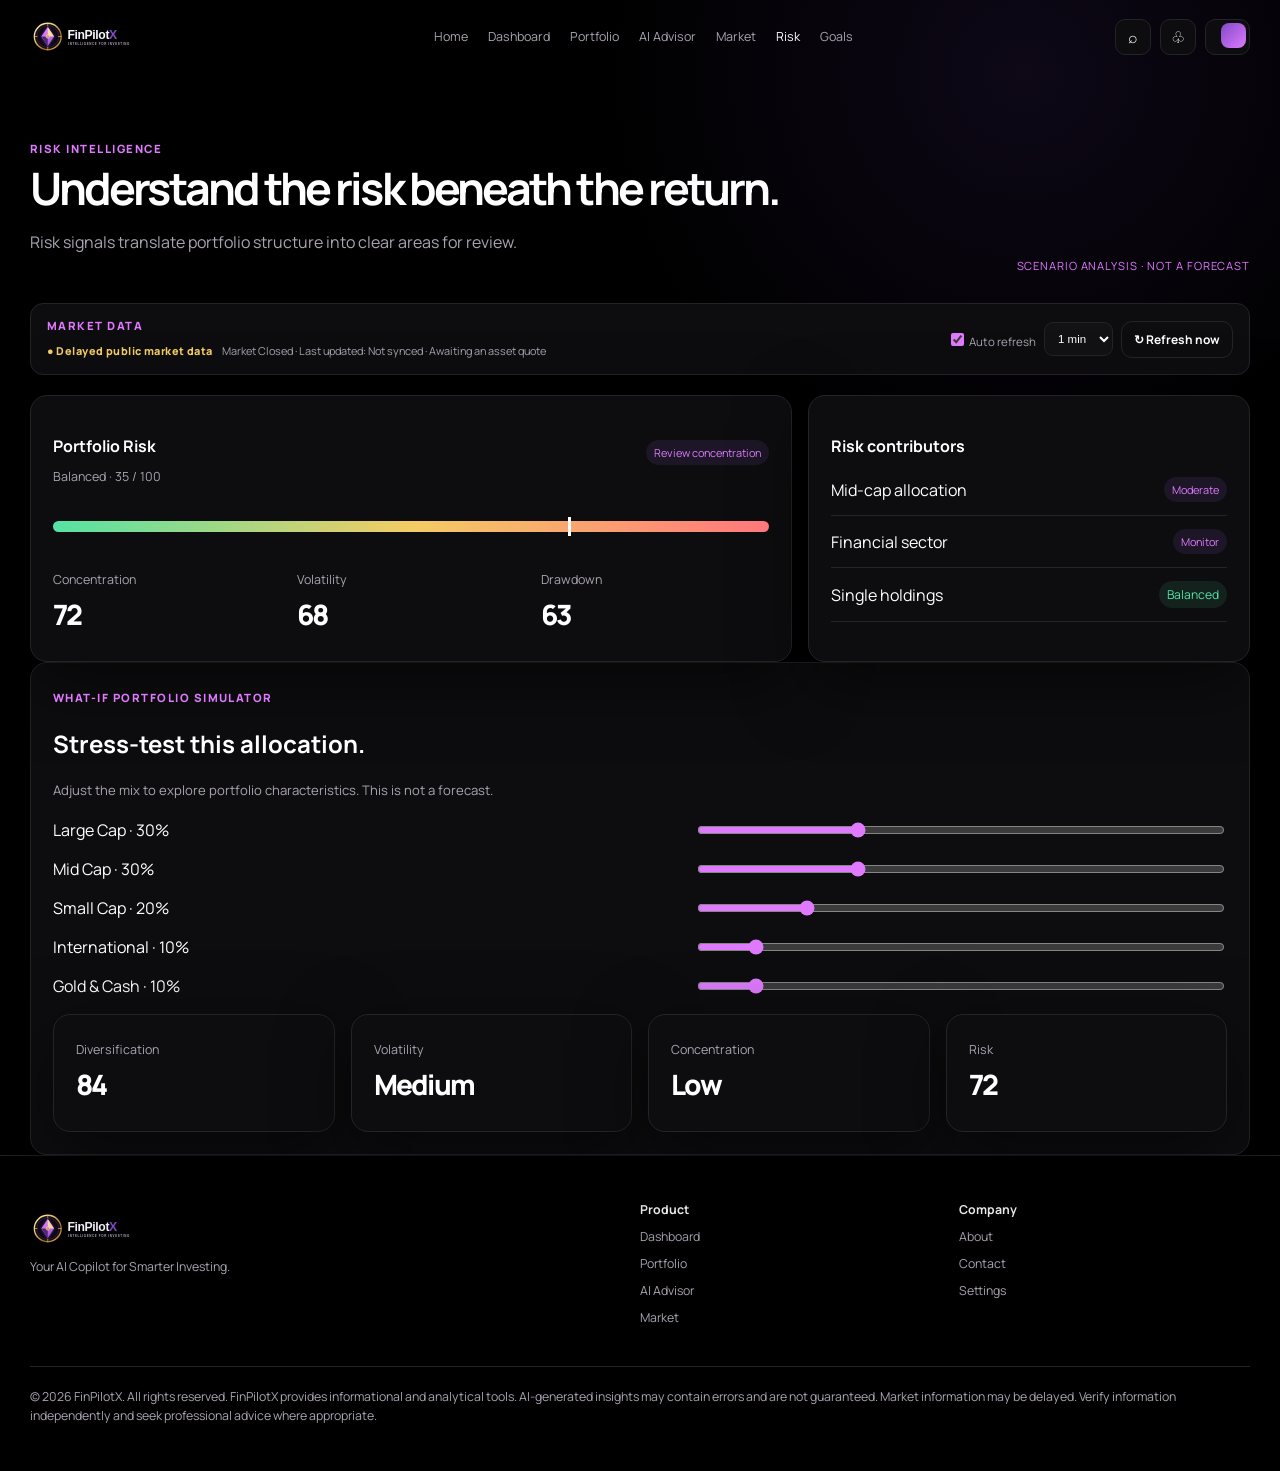
<file: FinPilotX/risk.html>
<!doctype html>
<html lang="en">
<head>
<meta charset="utf-8">
<meta name="viewport" content="width=device-width,initial-scale=1">
<title>Risk Intelligence — FinPilotX</title>
<link rel="stylesheet" href="assets/style.css">
</head>
<body>
<div data-nav>
</div>
<main class="page shell">
<header class="page-title">
<div>
<span class="kicker">Risk intelligence</span>
<h1>Understand the risk beneath the return.</h1>
<p class="lead">Risk signals translate portfolio structure into clear areas for review.</p>
</div>
<span class="demo">Scenario analysis · not a forecast</span>
</header>
<section class="dashboard">
<article class="card">
<div class="row">
<div>
<h3>Portfolio Risk</h3>
<span class="sub">Moderate · 72 / 100</span>
</div>
<span class="tag">Review concentration</span>
</div>
<div class="gauge" style="margin:35px 0">
<i>
</i>
</div>
<div class="grid features">
<div>
<span class="sub">Concentration</span>
<div class="metric">72</div>
</div>
<div>
<span class="sub">Volatility</span>
<div class="metric">68</div>
</div>
<div>
<span class="sub">Drawdown</span>
<div class="metric">63</div>
</div>
</div>
</article>
<aside class="card">
<h3>Risk contributors</h3>
<div class="aside-list">
<div class="row">
<span>Mid-cap allocation</span>
<span class="tag">Moderate</span>
</div>
<div class="row">
<span>Financial sector</span>
<span class="tag">Monitor</span>
</div>
<div class="row">
<span>Single holdings</span>
<span class="health">Balanced</span>
</div>
</div>
</aside>
</section>
<section class="section card sliders">
<span class="kicker">What-if portfolio simulator</span>
<h2>Stress-test this allocation.</h2>
<p class="lead">Adjust the mix to explore portfolio characteristics. This is not a forecast.</p>
<div class="row">
<span>Large Cap · 30%</span>
<input type="range" value="30">
</div>
<div class="row">
<span>Mid Cap · 30%</span>
<input type="range" value="30">
</div>
<div class="row">
<span>Small Cap · 20%</span>
<input type="range" value="20">
</div>
<div class="row">
<span>International · 10%</span>
<input type="range" value="10">
</div>
<div class="row">
<span>Gold & Cash · 10%</span>
<input type="range" value="10">
</div>
<div class="grid stat-grid">
<div class="card">
<span class="sub">Diversification</span>
<div class="metric">84</div>
</div>
<div class="card">
<span class="sub">Volatility</span>
<div class="metric">Medium</div>
</div>
<div class="card">
<span class="sub">Concentration</span>
<div class="metric">Low</div>
</div>
<div class="card">
<span class="sub">Risk</span>
<div class="metric">72</div>
</div>
</div>
</section>
</main>
<div data-footer>
</div>
<div class="toast">
</div>
<script src="assets/app.js">
</script>
<script src="assets/market-data.js">
</script>
<script src="assets/portfolio-engine.js">
</script>
</body>
</html>
</file>
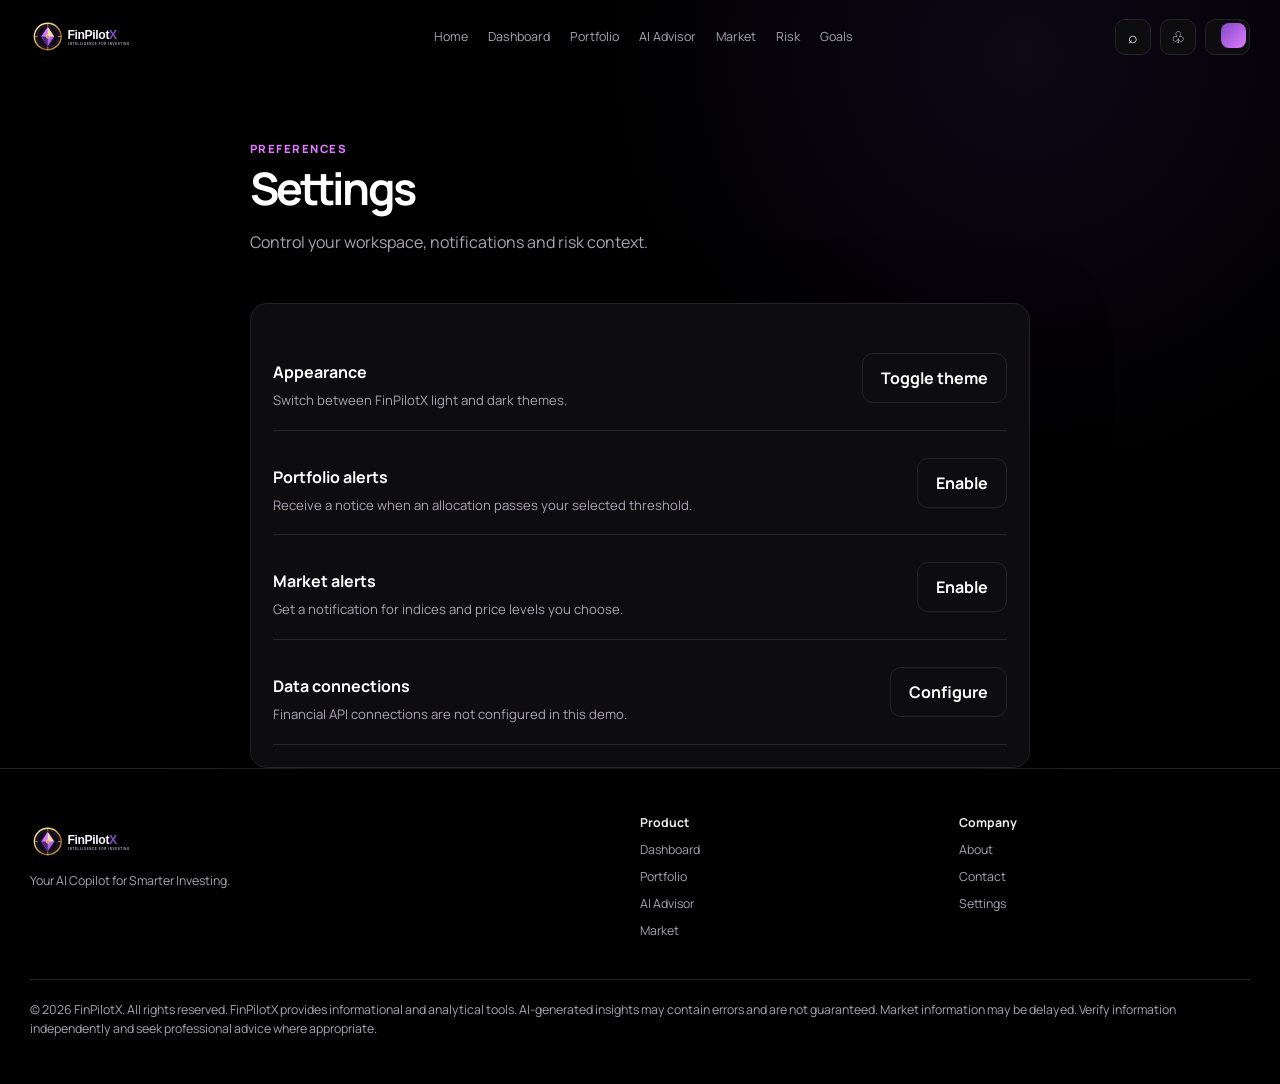
<file: FinPilotX/settings.html>
<!doctype html><html lang="en"><head><meta charset="utf-8"><meta name="viewport" content="width=device-width,initial-scale=1"><title>Settings — FinPilotX</title><link rel="stylesheet" href="assets/style.css"></head><body><div data-nav></div><main class="page shell settings"><header class="page-title"><div><span class="kicker">Preferences</span><h1>Settings</h1><p class="lead">Control your workspace, notifications and risk context.</p></div></header><section class="card"><div class="setting row"><div><h3>Appearance</h3><p>Switch between FinPilotX light and dark themes.</p></div><button class="btn secondary" onclick="theme()">Toggle theme</button></div><div class="setting row"><div><h3>Portfolio alerts</h3><p>Receive a notice when an allocation passes your selected threshold.</p></div><button class="btn secondary" data-toast="Portfolio alerts enabled">Enable</button></div><div class="setting row"><div><h3>Market alerts</h3><p>Get a notification for indices and price levels you choose.</p></div><button class="btn secondary" data-toast="Market alerts enabled">Enable</button></div><div class="setting row"><div><h3>Data connections</h3><p>Financial API connections are not configured in this demo.</p></div><button class="btn secondary" data-toast="Data connection setup requires a secure backend">Configure</button></div></section></main><div data-footer></div><div class="toast"></div><script src="assets/app.js"></script></body></html>
</file>
<file: FinPilotX/assets/style.css>
@import url('https://fonts.googleapis.com/css2?family=DM+Mono:wght@400;500&family=Manrope:wght@400;500;600;700;800&display=swap');
:root{--bg:#000;--surface:#0d0d0f;--surface2:#121114;--line:#25222a;--text:#fff;--muted:#aaa4b2;--purple:#a66bff;--purple2:#df7afe;--green:#55e2a4;--red:#ff777c;--shadow:0 20px 70px #0008;--grad:linear-gradient(135deg,#814ac8,#df7afe)}

:root[data-theme=light]{--bg:#f7f8fc;--surface:#fff;--surface2:#f0f2f7;--line:#e3e5ec;--text:#16131c;--muted:#717681;--purple:#6e3fb8;--purple2:#a66bff;--shadow:0 22px 60px #35264d12}

*{box-sizing:border-box}
html{scroll-behavior:smooth}
body{margin:0;background:radial-gradient(circle at 80% 5%,#6e3fb820,transparent 26rem),var(--bg);color:var(--text);font-family:Manrope,Arial,sans-serif;transition:background .35s,color .35s;min-width:320px}
a{color:inherit;text-decoration:none}
button,input,textarea{font:inherit}
.mono{font-family:'DM Mono',monospace}
.demo{font-size:.7rem;color:var(--purple2);letter-spacing:.08em;text-transform:uppercase}
.shell{width:min(1220px,calc(100% - 40px));margin:auto}
.nav{position:sticky;z-index:20;top:0;height:74px;display:flex;align-items:center;justify-content:space-between;border-bottom:1px solid transparent;transition:.35s}
.nav.scrolled{background:#09080bd9;backdrop-filter:blur(18px);border-color:var(--line);box-shadow:0 12px 30px #0003}
:root[data-theme=light] .nav.scrolled{background:#ffffffe8}
.brand{display:flex;align-items:center;gap:9px;font-weight:800;font-size:1.05rem}
.brand-mark{width:29px;height:29px;border-radius:10px;background:var(--grad);display:grid;place-items:center;color:#fff;box-shadow:0 0 20px #b26aff80}
.links{display:flex;gap:20px;font-size:.78rem;color:var(--muted)}
.links a:hover,.links a.active{color:var(--text)}
.actions{display:flex;align-items:center;gap:9px}
.icon-btn{border:1px solid var(--line);color:var(--text);background:var(--surface);border-radius:10px;width:36px;height:36px;cursor:pointer}
.toggle{width:45px;padding:3px;text-align:right}
.toggle i{display:inline-block;width:25px;height:25px;border-radius:8px;background:var(--grad);transition:.3s}
.light .toggle{text-align:left}
.hamb{display:none}
.page{animation:in .55s ease both}
@keyframes in{from{opacity:0;transform:translateY(10px);filter:blur(5px)}
to{opacity:1;transform:none;filter:none}
}
.hero{padding:92px 0 72px;min-height:670px;display:grid;grid-template-columns:1.05fr .95fr;align-items:center;gap:40px;position:relative;overflow:hidden}
.eyebrow{display:inline-flex;gap:8px;align-items:center;padding:8px 12px;border:1px solid #a66bff55;border-radius:99px;background:#a66bff12;font-size:.72rem;color:#ddc6ff}
.pulse{width:7px;height:7px;border-radius:50%;background:var(--green);box-shadow:0 0 12px var(--green)}
h1{font-size:clamp(2.6rem,5vw,4.8rem);line-height:1.06;letter-spacing:-.075em;margin:20px 0}
h1 .grad{background:var(--grad);color:transparent;background-clip:text}
.lead{font-size:1rem;line-height:1.8;color:var(--muted);max-width:570px}
.btns{display:flex;gap:12px;margin-top:28px;flex-wrap:wrap}
.btn{border:0;border-radius:11px;padding:13px 18px;font-weight:700;cursor:pointer;display:inline-flex;align-items:center;gap:9px;transition:.25s}
.btn:hover{transform:translateY(-3px);box-shadow:0 10px 28px #9c58ff45}
.primary{color:white;background:var(--grad)}
.secondary{color:var(--text);background:var(--surface);border:1px solid var(--line)}
.orb{position:absolute;width:470px;height:470px;border-radius:50%;background:radial-gradient(circle at 35% 30%,#e797ff,#7d35c9 32%,#281149 62%,transparent 71%);filter:blur(5px);opacity:.6;right:-100px;top:70px;animation:drift 8s ease-in-out infinite}
.hero-visual{position:relative;height:470px}
.glass{background:linear-gradient(135deg,#ffffff14,#ffffff06);border:1px solid #fff2;border-radius:17px;box-shadow:var(--shadow);backdrop-filter:blur(17px)}
.float-card{position:absolute;padding:18px;z-index:2;animation:float 6s ease-in-out infinite}
.portfolio-card{width:290px;right:38px;top:76px}
.mini{font-size:.72rem;color:var(--muted)}
.metric{font-size:1.75rem;font-weight:800;letter-spacing:-.06em;margin:6px 0}
.up{color:var(--green)}
.down{color:var(--red)}
.chart{height:65px;margin-top:13px;width:100%;overflow:visible}
.chart path{fill:none;stroke:url(#stroke);stroke-width:3;stroke-linecap:round}
.chart .fill{fill:#a66bff16;stroke:none}
.ai-card{width:235px;left:0;bottom:35px;animation-delay:-2s}
.market-card{right:0;bottom:0;width:195px;animation-delay:-4s}
.card-title{font-weight:700;font-size:.82rem;margin-bottom:8px}
.row{display:flex;align-items:center;justify-content:space-between;gap:12px}
.health{font-size:.76rem;color:var(--green);background:#55e2a418;border-radius:99px;padding:5px 8px}
.section{padding:82px 0}
.section-head{max-width:620px;margin-bottom:32px}
.section-head h2,.page-title h1{font-size:clamp(2rem,3.5vw,3.15rem);letter-spacing:-.065em;line-height:1.1;margin:11px 0}
.kicker{font-size:.71rem;color:var(--purple2);font-weight:800;text-transform:uppercase;letter-spacing:.13em}
.grid{display:grid;gap:16px}
.features{grid-template-columns:repeat(3,1fr)}
.card{background:var(--surface);border:1px solid var(--line);border-radius:17px;padding:22px;box-shadow:var(--shadow);transition:.3s}
.card:hover{transform:translateY(-5px);border-color:#b66cff77}
.feature-icon{width:39px;height:39px;background:#a66bff20;color:var(--purple2);border-radius:12px;display:grid;place-items:center;font-size:1.15rem}
.card h3{font-size:1rem;margin:17px 0 7px}
.card p{margin:0;color:var(--muted);line-height:1.65;font-size:.82rem}
.trust{grid-template-columns:repeat(5,1fr)}
.trust .card{text-align:center;padding:18px;font-size:.77rem}
.split{display:grid;grid-template-columns:1fr 1fr;gap:18px}
.compare{padding:30px}
.compare ul{margin:22px 0 0;padding:0;list-style:none}
.compare li{margin:13px 0;color:var(--muted);font-size:.84rem}
.compare li:before{content:'✓';color:var(--purple2);padding-right:9px}
.cta{padding:75px 35px;text-align:center;position:relative;overflow:hidden}
.cta .orb{right:35%;top:-250px}
.cta>*:not(.orb){position:relative}
.footer{border-top:1px solid var(--line);padding:45px 0;color:var(--muted);font-size:.77rem}
.footer-grid{display:grid;grid-template-columns:2fr 1fr 1fr;gap:28px}
.footer a{display:block;margin:10px 0}
.notice{margin-top:30px;border-top:1px solid var(--line);padding-top:20px;line-height:1.6}
.page-title{padding:62px 0 30px;display:flex;justify-content:space-between;align-items:end;gap:20px}
.page-title h1{margin:5px 0}
.stat-grid{grid-template-columns:repeat(4,1fr)}
.stat-card .metric{font-size:1.6rem}
.sub{font-size:.78rem;color:var(--muted)}
.dashboard{display:grid;grid-template-columns:1.55fr .9fr;gap:16px}
.chart-panel{min-height:310px}
.chart-panel .chart{height:220px}
.legend{display:flex;gap:18px;font-size:.72rem;color:var(--muted)}
.dot{width:7px;height:7px;display:inline-block;border-radius:9px;background:var(--purple2);margin-right:5px}
.dot.gray{background:#777}
.score{height:160px;width:160px;border-radius:50%;background:conic-gradient(var(--purple2) 0 82%,var(--line) 82%);display:grid;place-items:center;margin:10px auto}
.score:after{content:'82';font-size:2.2rem;font-weight:800;background:var(--surface);border-radius:50%;width:128px;height:128px;display:grid;place-items:center}
.bar{height:7px;border-radius:7px;background:var(--line);overflow:hidden;margin-top:8px}
.bar i{display:block;height:100%;border-radius:inherit;background:var(--grad)}
.table-wrap{overflow:auto}
.table{width:100%;border-collapse:collapse;font-size:.78rem;min-width:740px}
.table th{text-align:left;color:var(--muted);font-weight:500;padding:12px;border-bottom:1px solid var(--line)}
.table td{padding:15px 12px;border-bottom:1px solid var(--line)}
.tag{padding:5px 8px;border-radius:99px;background:#a66bff18;color:var(--purple2);font-size:.68rem}
.aside-list .row{padding:13px 0;border-bottom:1px solid var(--line)}
.tabs{display:flex;gap:8px;overflow:auto;margin-bottom:16px}
.tabs button{white-space:nowrap;background:var(--surface);border:1px solid var(--line);padding:9px 13px;border-radius:9px;color:var(--muted);cursor:pointer}
.tabs button.active{border-color:var(--purple);color:var(--text);background:#a66bff17}
.advisor{display:grid;grid-template-columns:270px 1fr;gap:16px;min-height:560px}
.prompts button{width:100%;text-align:left;color:var(--muted);background:transparent;border:0;border-bottom:1px solid var(--line);padding:14px 0;cursor:pointer}
.chat{display:flex;flex-direction:column}
.message{max-width:80%;padding:16px;border-radius:13px;margin:8px 0;font-size:.82rem;line-height:1.65}
.bot{background:#a66bff14;border:1px solid #a66bff35}
.user{background:var(--surface2);margin-left:auto}
.chat-input{margin-top:auto;display:flex;gap:8px;padding-top:18px;border-top:1px solid var(--line)}
.chat-input input{flex:1;background:var(--surface2);border:1px solid var(--line);border-radius:10px;padding:12px;color:var(--text)}
.market-grid{grid-template-columns:repeat(3,1fr)}
.index{font-size:1.22rem;font-weight:800}
.analysis-grid{grid-template-columns:1.25fr .75fr}
.gauge{height:11px;border-radius:9px;background:linear-gradient(90deg,var(--green),#f4cc64,var(--red));position:relative}
.gauge i{position:absolute;height:19px;width:3px;background:#fff;top:-4px;left:72%}
.sliders .row{margin:17px 0}
.sliders input{accent-color:var(--purple2);width:45%}
.goal{position:relative;overflow:hidden}
.goal .metric{font-size:2.2rem}
.report{max-width:900px;margin:auto}
.report-section{margin-top:16px}
.form{max-width:760px}
.field{display:grid;gap:7px;margin:14px 0}
.field input,.field textarea,.field select{background:var(--surface);border:1px solid var(--line);border-radius:10px;color:var(--text);padding:12px;outline:none}
.field textarea{min-height:130px}
.settings{max-width:780px}
.setting{padding:18px 0;border-bottom:1px solid var(--line)}
.toast{position:fixed;right:20px;bottom:20px;background:var(--surface2);border:1px solid #a66bff77;border-radius:12px;padding:13px 18px;box-shadow:var(--shadow);opacity:0;transform:translateY(15px);transition:.3s;z-index:50}
.toast.show{opacity:1;transform:none}
@keyframes float{50%{transform:translateY(-12px)}
}
@keyframes drift{50%{transform:translate(-15px,17px)}
}
@media(max-width:860px){.links{display:none}
.hamb{display:block}
.nav.open .links{display:flex;position:absolute;top:70px;left:0;right:0;flex-direction:column;padding:20px;background:var(--surface);border:1px solid var(--line);border-radius:14px}
.hero,.split,.dashboard,.advisor,.analysis-grid{grid-template-columns:1fr}
.hero{padding-top:62px}
.hero-visual{height:390px}
.features,.market-grid{grid-template-columns:repeat(2,1fr)}
.trust{grid-template-columns:repeat(3,1fr)}
.stat-grid{grid-template-columns:repeat(2,1fr)}
}
@media(max-width:520px){.shell{width:min(100% - 28px,1220px)}
.hero-visual{height:330px;transform:scale(.9);transform-origin:top}
.portfolio-card{right:0}
.ai-card{left:-10px}
.market-card{right:-7px}
.features,.market-grid{grid-template-columns:1fr}
.trust{grid-template-columns:1fr 1fr}
.page-title{display:block;padding-top:38px}
.footer-grid{grid-template-columns:1fr}
.actions .icon-btn:first-child{display:none}
.section{padding:58px 0}
.cta{padding:55px 20px}
}

@media(prefers-reduced-motion:reduce){*,*:before,*:after{animation-duration:.01ms!important;transition-duration:.01ms!important}
}

.brand{width:142px}
.brand img{display:block;width:142px;height:auto}

.market-strip{border-bottom:1px solid var(--line);background:var(--surface);font-family:'DM Mono',monospace;font-size:.68rem;color:var(--muted)}
.market-strip .shell{height:34px;display:flex;gap:24px;align-items:center;overflow:hidden;white-space:nowrap}
.market-strip b{color:var(--text);font-weight:500}
.product-rail{display:flex;gap:9px;overflow:auto;padding:4px 0 22px}
.product-rail a{min-width:142px;border:1px solid var(--line);border-radius:12px;padding:13px 14px;background:var(--surface);transition:.25s}
.product-rail a:hover{border-color:var(--purple2);transform:translateY(-2px)}
.product-rail strong,.product-rail small{display:block}
.product-rail small{color:var(--muted);margin-top:4px;font-size:.69rem}
.onboard{display:flex;align-items:center;gap:10px;margin-top:26px;padding:9px;background:var(--surface);border:1px solid var(--line);border-radius:13px;max-width:510px}
.onboard input{min-width:0;flex:1;border:0;outline:0;background:transparent;color:var(--text);padding:8px;font-size:.82rem}
.onboard .btn{padding:10px 13px;white-space:nowrap}
.quick-stats{display:flex;gap:24px;margin-top:23px}
.quick-stats b,.quick-stats span{display:block}
.quick-stats b{font-size:.9rem}
.quick-stats span{font-size:.68rem;color:var(--muted);margin-top:3px}
.data-card{padding:0;overflow:hidden}
.data-card-head{padding:17px 18px;border-bottom:1px solid var(--line)}
.data-card-body{padding:18px}
.allocation-list{display:grid;grid-template-columns:1fr 1fr;gap:10px}
.allocation-list div{background:var(--surface2);border-radius:10px;padding:12px}
.allocation-list b,.allocation-list small{display:block}
.allocation-list small{font-size:.67rem;color:var(--muted);margin-top:3px}
@media(max-width:520px){.quick-stats{gap:13px}
.onboard{align-items:stretch;flex-wrap:wrap}
.onboard .btn{width:100%;justify-content:center}
.market-strip .shell{gap:15px}
.product-rail a{min-width:125px}
}

.market-strip{overflow:hidden;position:relative;border-bottom:1px solid var(--line);background:var(--surface);font-family:'DM Mono',monospace;font-size:.7rem;color:var(--muted)}
.ticker-viewport{overflow:hidden;mask-image:linear-gradient(90deg,transparent,black 4%,black 96%,transparent)}
.ticker-track{display:flex;width:max-content;align-items:center;gap:0;min-height:38px;white-space:nowrap;animation:ticker-scroll 38s linear infinite}
.ticker-track:hover{animation-play-state:paused}
.ticker-group{display:flex;align-items:center;gap:0}
.ticker-item{display:inline-flex;align-items:baseline;gap:9px;padding:0 23px;border-right:1px solid var(--line)}
.ticker-item b{color:var(--text);font-weight:500;letter-spacing:.02em}
.ticker-item i{font-style:normal;font-size:.67rem}
.ticker-live{color:var(--purple2);font-size:.62rem;letter-spacing:.08em;text-transform:uppercase}
.ticker-status{display:flex;align-items:center;gap:9px;padding:0 22px}
@keyframes ticker-scroll{to{transform:translateX(-50%)}}
@media(prefers-reduced-motion:reduce){.ticker-track{animation:none;overflow:auto;width:100%}}

.transaction-modal{position:fixed;inset:0;z-index:100;display:grid;place-items:center;padding:20px;animation:modal-in .22s ease both}
.modal-backdrop{position:absolute;inset:0;background:#000a;backdrop-filter:blur(8px)}
.transaction-dialog{position:relative;width:min(660px,100%);max-height:min(790px,calc(100vh - 32px));overflow:auto;background:linear-gradient(145deg,var(--surface2),var(--surface));border:1px solid #b66cff66;border-radius:20px;padding:28px;box-shadow:0 35px 100px #0009;animation:dialog-in .28s cubic-bezier(.2,.8,.2,1) both}
.transaction-dialog h2{letter-spacing:-.045em;font-size:1.85rem;margin:9px 0 5px}
.modal-close{position:absolute;right:18px;top:16px;width:34px;height:34px;border:1px solid var(--line);border-radius:10px;background:var(--surface);color:var(--text);font-size:1.35rem;line-height:1;cursor:pointer}
.transaction-type{display:flex;gap:7px;overflow:auto;margin:22px 0 4px;padding-bottom:3px}
.transaction-type button{flex:0 0 auto;padding:8px 11px;border-radius:9px;border:1px solid var(--line);background:transparent;color:var(--muted);font-size:.71rem;font-weight:700;cursor:pointer}
.transaction-type button.active{background:#a66bff21;border-color:var(--purple);color:var(--text)}
.transaction-grid{display:grid;grid-template-columns:1fr 1fr;gap:13px}
.field label{font-size:.76rem;color:var(--muted);font-weight:700}
.asset-results{display:grid;gap:5px;margin-top:8px;max-height:162px;overflow:auto}
.asset-results button{display:grid;gap:3px;text-align:left;border:1px solid var(--line);background:var(--surface2);color:var(--text);padding:10px;border-radius:9px;cursor:pointer}
.asset-results button:hover{border-color:var(--purple2)}
.asset-results span{font-size:.66rem;color:var(--muted)}
.modal-actions{display:flex;align-items:center;justify-content:space-between;gap:14px;margin-top:21px}
.empty-state{text-align:center;color:var(--muted);padding:30px!important}
@keyframes modal-in{from{opacity:0}to{opacity:1}}
@keyframes dialog-in{from{opacity:0;transform:translateY(20px) scale(.98)}to{opacity:1;transform:none}}
@media(max-width:520px){.transaction-dialog{padding:22px 17px}.transaction-grid{grid-template-columns:1fr}.modal-actions{align-items:flex-end;flex-direction:column}.modal-actions .btn{width:100%;justify-content:center}}

.price-controls{display:flex;align-items:center;justify-content:space-between;gap:18px;margin:0 0 20px;padding:14px 16px;border:1px solid var(--line);border-radius:13px;background:var(--surface)}
.price-controls .kicker{display:block;margin-bottom:5px}.price-actions{display:flex;align-items:center;gap:8px}.auto-refresh{font-size:.72rem;color:var(--muted);white-space:nowrap}.auto-refresh input{accent-color:var(--purple2)}
.price-actions select{background:var(--surface2);border:1px solid var(--line);border-radius:9px;padding:9px;color:var(--text);font-size:.72rem}.price-actions .btn{padding:9px 12px;font-size:.75rem}
.quote-status{display:inline-block;font-size:.68rem;font-weight:800;letter-spacing:.04em}.quote-status.delayed{color:#f4cc64}.quote-status.last-known{color:var(--purple2)}.quote-status.unavailable{color:var(--red)}.quote-status.updating{color:var(--purple2);animation:pulse-copy 1s ease-in-out infinite}.sync-copy{font-size:.68rem;color:var(--muted);margin-left:9px}.table .quote-status{font-size:.57rem}
@keyframes pulse-copy{50%{opacity:.45}}
@media(max-width:700px){.price-controls{align-items:stretch;flex-direction:column}.price-actions{flex-wrap:wrap}.sync-copy{display:block;margin:5px 0 0}}
</file>
